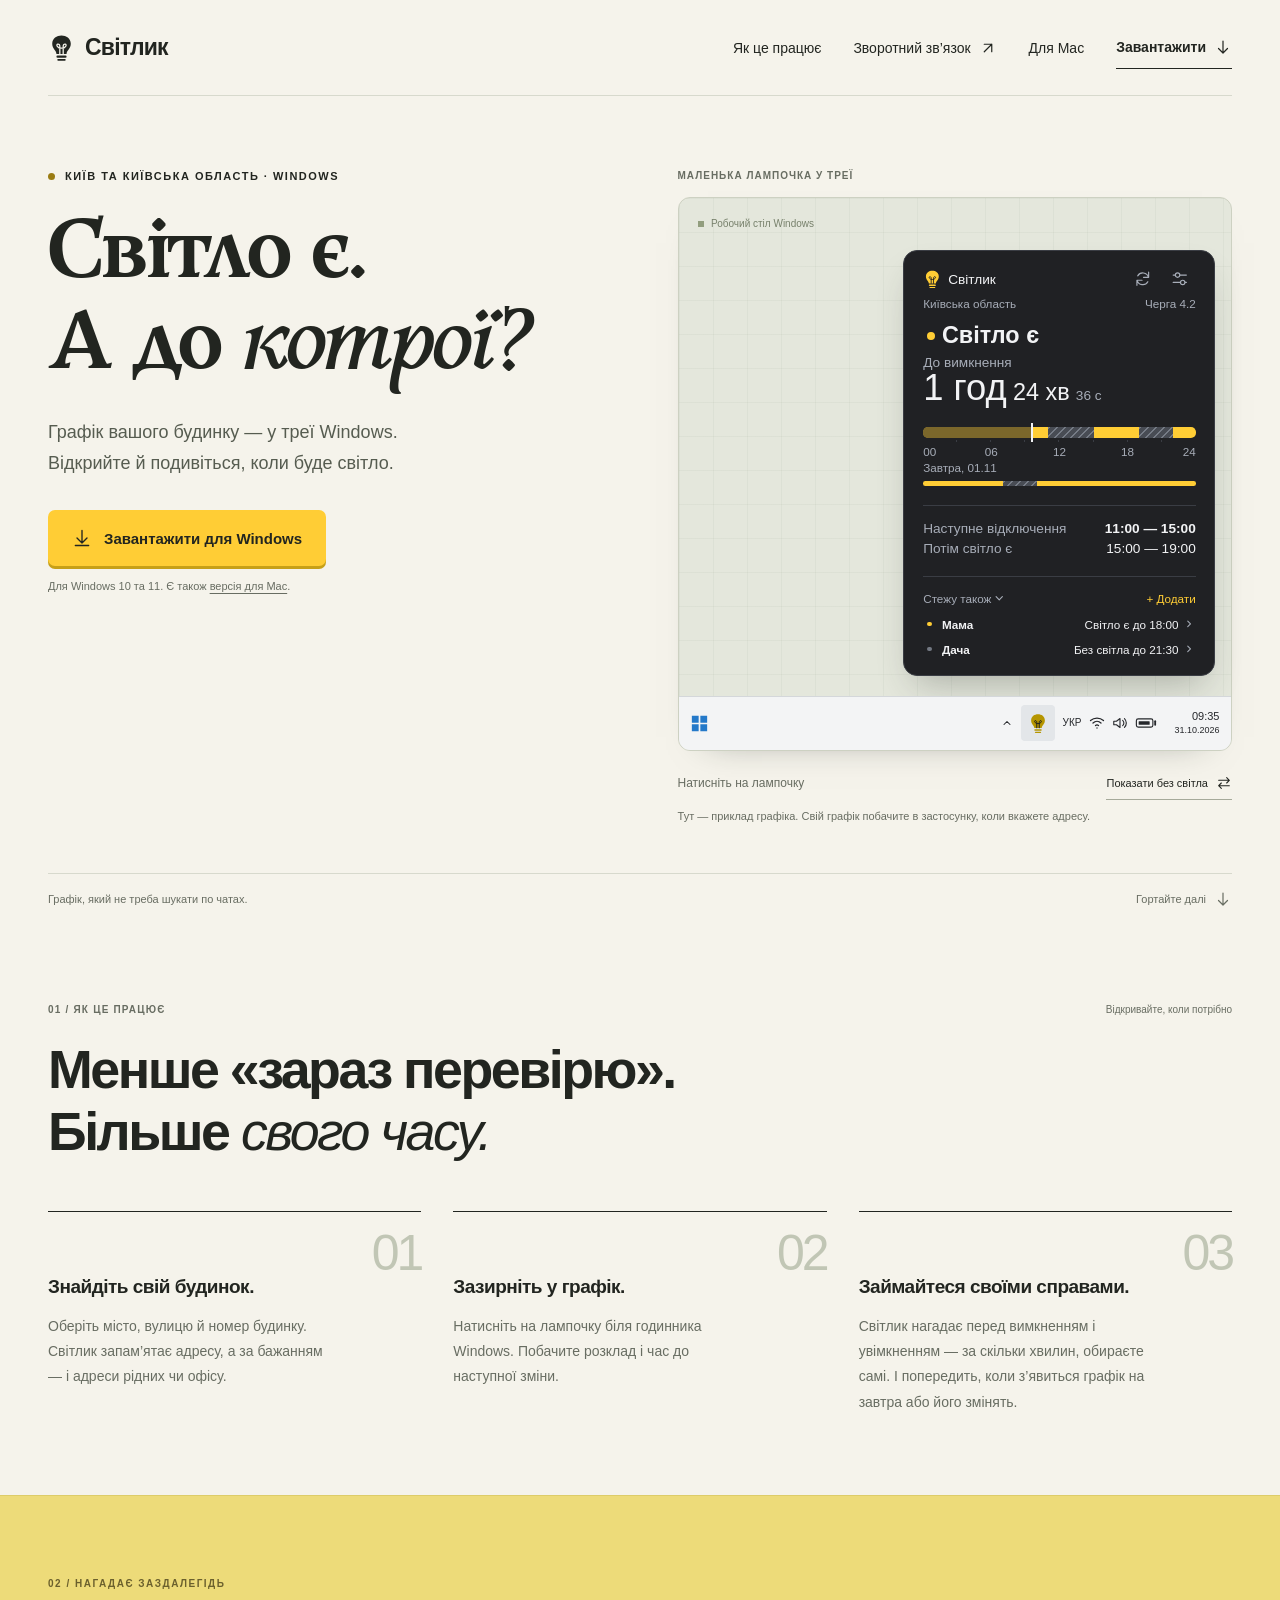
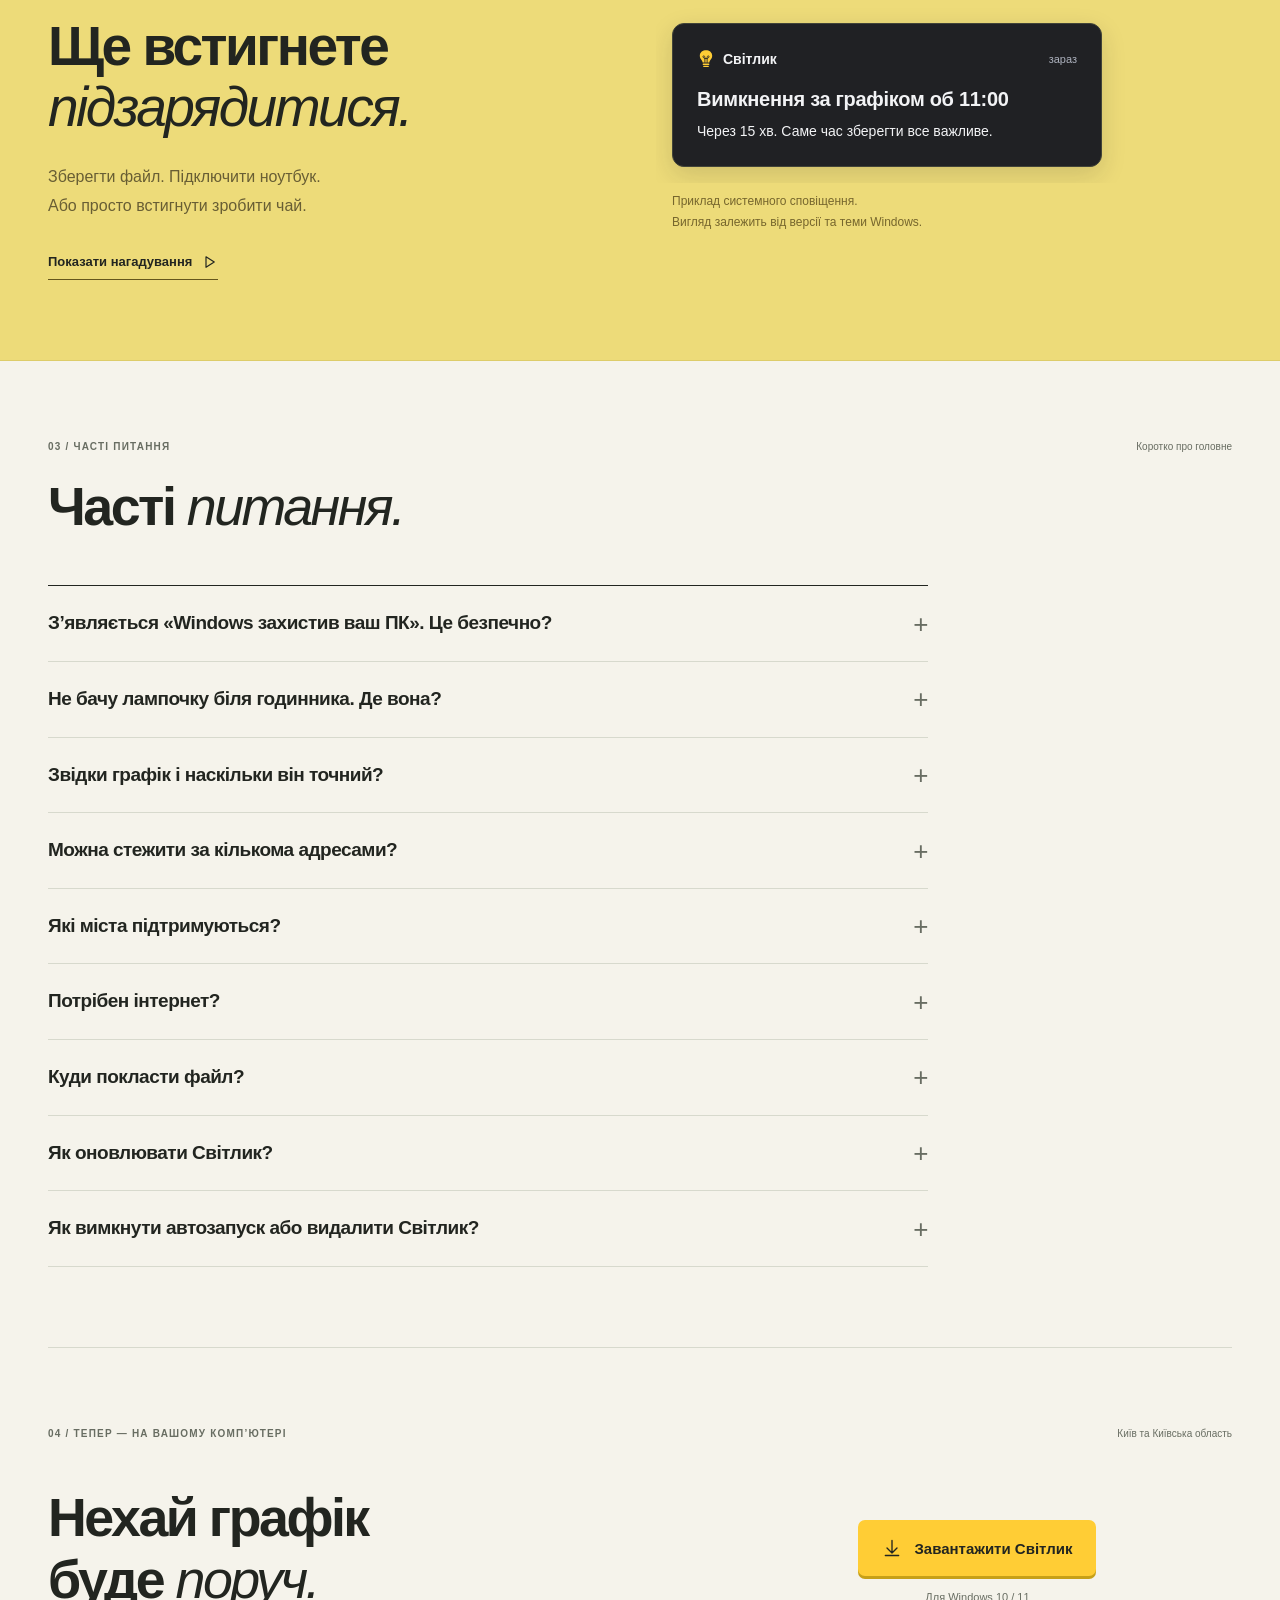
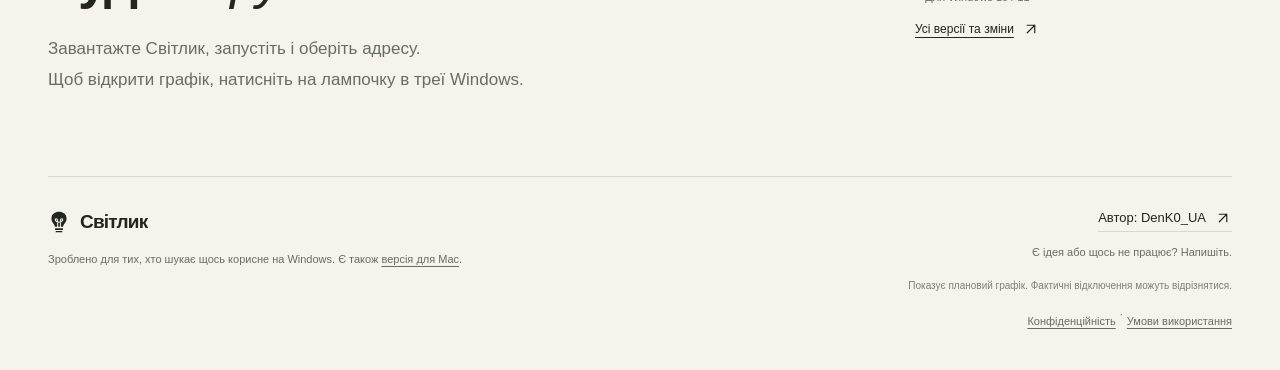
<file: index.html>
<!doctype html>
<html lang="uk">
<head>
  <meta charset="utf-8">
  <meta name="viewport" content="width=device-width, initial-scale=1">
  <meta name="theme-color" content="#f5f3eb" media="(prefers-color-scheme: light)">
  <meta name="theme-color" content="#202124" media="(prefers-color-scheme: dark)">
  <meta name="description" content="Світлик тримає графік відключень у треї Windows та нагадує перед зміною світла. Для Києва та Київської області.">
  <meta property="og:title" content="Світлик — світло є. А до котрої?">
  <meta property="og:description" content="Графік відключень, час до зміни та нагадування. Просто у треї Windows.">
  <meta property="og:type" content="website">
  <meta property="og:url" content="https://denk0-ua.github.io/Svitlyk/">
  <meta property="og:image" content="https://denk0-ua.github.io/Svitlyk/assets/preview.png">
  <meta property="og:image:alt" content="Світлик у світлій і темній темі Windows">
  <link rel="canonical" href="https://denk0-ua.github.io/Svitlyk/">
  <title>Світлик — світло є. А до котрої?</title>
  <link rel="icon" href="assets/bulb.svg" type="image/svg+xml">
  <link rel="preload" href="assets/fonts/Zakon-Bold.ttf" as="font" type="font/ttf" crossorigin>
  <link rel="stylesheet" href="site.css">
  <script async src="https://www.googletagmanager.com/gtag/js?id=G-LN29BEMHQQ"></script>
  <script>
    window.dataLayer = window.dataLayer || [];
    function gtag(){dataLayer.push(arguments);}
    gtag('js', new Date());
    gtag('config', 'G-LN29BEMHQQ');
  </script>
  <script src="site.js" defer></script>
</head>
<body>
  <svg class="symbols" aria-hidden="true"><defs><symbol id="bulb" viewBox="0 0 32 32"><path d="M10 23C10 19 5 17 5 11C5-2 27-2 27 11C27 17 22 19 22 23Z" fill="currentColor"/><rect x="10" y="25" width="12" height="2.5" rx="1.25" fill="currentColor"/><rect x="11" y="29" width="10" height="2" rx="1" fill="currentColor"/><path d="M14 23V14C14 10 9 11 11 14C13 17 19 17 21 14C23 11 18 10 18 14V23" fill="none" stroke="var(--filament,#202124)" stroke-width="1.5" stroke-linecap="round"/></symbol><symbol id="arrow" viewBox="0 0 24 24"><path d="M12 3v15m-6-6 6 6 6-6M4 21h16" fill="none" stroke="currentColor" stroke-width="1.6" stroke-linecap="round" stroke-linejoin="round"/></symbol><symbol id="icon-external" viewBox="0 0 24 24" fill="none" stroke="currentColor" stroke-width="1.6" stroke-linecap="round" stroke-linejoin="round"><path d="M7 17 17 7M7 7h10v10"/></symbol><symbol id="icon-down" viewBox="0 0 24 24" fill="none" stroke="currentColor" stroke-width="1.6" stroke-linecap="round" stroke-linejoin="round"><path d="M12 4v16m-6-6 6 6 6-6"/></symbol><symbol id="icon-swap" viewBox="0 0 24 24" fill="none" stroke="currentColor" stroke-width="1.6" stroke-linecap="round" stroke-linejoin="round"><path d="M4 8h16m-4-4 4 4-4 4M20 16H4m4-4-4 4 4 4"/></symbol><symbol id="icon-play" viewBox="0 0 24 24" fill="none" stroke="currentColor" stroke-width="1.6" stroke-linecap="round" stroke-linejoin="round"><path d="m8 5 11 7-11 7Z"/></symbol><symbol id="icon-check" viewBox="0 0 24 24" fill="none" stroke="currentColor" stroke-width="1.6" stroke-linecap="round" stroke-linejoin="round"><path d="m5 12 4 4L19 6"/></symbol><symbol id="icon-refresh" viewBox="0 0 24 24" fill="none" stroke="currentColor" stroke-width="1.6" stroke-linecap="round" stroke-linejoin="round"><path d="M20 5v6h-6M4 19v-6h6M5.8 8a7 7 0 0 1 11.6-3L20 8M4 16l2.6 3A7 7 0 0 0 18.2 16"/></symbol><symbol id="icon-sliders" viewBox="0 0 24 24" fill="none" stroke="currentColor" stroke-width="1.6" stroke-linecap="round" stroke-linejoin="round"><path d="M3 7h18M3 17h18"/><circle cx="9" cy="7" r="3" fill="var(--app)"/><circle cx="16" cy="17" r="3" fill="var(--app)"/></symbol><symbol id="app-refresh" viewBox="0 0 24 24" fill="none" stroke="currentColor" stroke-width="1.6" stroke-linecap="round" stroke-linejoin="round"><path d="M5.07 8A8 8 0 0 1 19.73 9.93M20 3v7h-7M18.93 16A8 8 0 0 1 4.27 14.07M4 21v-7h7"/></symbol></defs></svg>
  <a class="skip" href="#main">Перейти до змісту</a>
  <p class="other-os" hidden>У вас Mac? <a href="https://denk0-ua.github.io/Svitlyk-Mac/" data-analytics="navigation_click" data-location="banner" data-target="mac">Світлик для Mac — тут</a></p>
  <script>
    (function () {
      var platform = (navigator.userAgentData && navigator.userAgentData.platform) || navigator.platform || '';
      var touch = navigator.maxTouchPoints > 1;
      if (/Mac/i.test(platform) && !touch) document.currentScript.previousElementSibling.hidden = false;
    })();
  </script>
  <header class="header wrap">
    <a class="brand" href="#" data-analytics="navigation_click" data-location="header" data-target="top" aria-label="Світлик — на початок"><svg aria-hidden="true"><use href="#bulb"/></svg><span>Світлик</span></a>
    <nav aria-label="Основна навігація"><a class="nav-how" href="#how" data-analytics="navigation_click" data-location="header" data-target="how">Як це працює</a><a data-analytics="contact_click" data-location="header" class="nav-contact" href="https://t.me/DenK0_UA" target="_blank" rel="noopener">Зворотний зв’язок <svg class="icon" aria-hidden="true"><use href="#icon-external"/></svg></a><a data-analytics="navigation_click" data-location="header" data-target="mac" href="https://denk0-ua.github.io/Svitlyk-Mac/">Для Mac</a><a data-analytics="navigation_click" data-location="header" data-target="download" class="nav-download" href="#download">Завантажити <svg class="icon" aria-hidden="true"><use href="#icon-down"/></svg></a></nav>
  </header>

  <main id="main">
    <section data-section="hero" class="hero wrap" aria-labelledby="hero-title">
      <div class="hero-copy">
        <p class="eyebrow"><span class="status-dot"></span> КИЇВ ТА КИЇВСЬКА ОБЛАСТЬ · WINDOWS</p>
        <h1 id="hero-title">Світло є.<br>А до <em>котрої?</em></h1>
        <p class="hero-description">Графік вашого будинку — у треї Windows.<br class="desktop-break"> Відкрийте й подивіться, коли буде світло.</p>
        <a data-analytics="download_click" data-location="hero" class="download" href="https://github.com/DenK0-UA/Svitlyk/releases/latest/download/Svitlyk.exe"><svg aria-hidden="true"><use href="#arrow"/></svg><span>Завантажити для Windows</span></a>
        <p class="download-note">Для Windows 10 та 11. Є також <a class="mac-link" href="https://denk0-ua.github.io/Svitlyk-Mac/" data-analytics="navigation_click" data-location="hero" data-target="mac">версія для Mac</a>.</p>
        <p class="download-note download-hint" hidden>Windows попередив? Натисніть <span>«Докладніше» → «Виконати все одно»</span>.</p>
      </div>

      <div class="hero-demo">
        <div class="demo-heading"><span class="micro">МАЛЕНЬКА ЛАМПОЧКА У ТРЕЇ</span></div>
        <div class="desktop" id="desktop">
          <div class="desktop-label"><span class="little-square"></span> Робочий стіл Windows</div>
          <div class="app-popup is-open" id="app-popup" role="region" aria-label="Інтерактивний приклад Світлика">
            <div class="app-header"><span><svg aria-hidden="true"><use href="#bulb"/></svg> Світлик</span><span class="app-icons" aria-hidden="true"><svg class="icon" aria-hidden="true"><use href="#app-refresh"/></svg><svg class="icon" aria-hidden="true"><use href="#icon-sliders"/></svg></span></div>
            <div class="app-address"><span>Київська область</span><span>Черга 4.2</span></div>
            <h2 class="app-status"><i aria-hidden="true"></i><span id="demo-status">Світло є</span></h2>
            <p class="app-until" id="demo-until">До вимкнення</p>
            <p class="app-time"><span id="demo-hours">1 <small>год</small></span> <span id="demo-minutes">24 <small>хв</small></span> <span id="demo-seconds">36 с</span></p>
            <div class="app-timeline" id="demo-today" aria-hidden="true"><span class="timeline-off" style="left:45.83%;width:16.67%"></span><span class="timeline-off" style="left:79.17%;width:12.5%"></span><span class="timeline-past" id="timeline-past"></span><span class="timeline-marker" id="timeline-marker"></span></div>
<div class="timeline-ticks" aria-hidden="true"></div>
            <div class="timeline-hours" id="demo-today-label" aria-hidden="true"><span>00</span><span>06</span><span>12</span><span>18</span><span>24</span></div>
<div class="timeline-tomorrow" aria-hidden="true"><div class="timeline-hours" id="demo-tomorrow-label"><span>Завтра, 01.11</span></div><div class="app-timeline is-thin" id="demo-tomorrow"><span class="timeline-off" style="left:29.17%;width:12.5%"></span></div></div>
            <div class="app-detail"><span id="demo-next">Наступне відключення</span><strong>11:00 — 15:00</strong></div>
            <div class="app-detail"><span>Потім світло є</span><span>15:00 — 19:00</span></div>
            <div class="app-watch" id="demo-watch"><div class="app-watch-head"><button type="button" id="watch-toggle" aria-expanded="true" aria-controls="watch-rows">Стежу також<span class="watch-count"> · 2</span><svg class="watch-chevron" viewBox="0 0 16 16" aria-hidden="true"><path d="m4 6 4 4 4-4" fill="none" stroke="currentColor" stroke-width="1.5" stroke-linecap="round" stroke-linejoin="round"/></svg></button><span class="app-watch-add">+ Додати</span></div><ul class="app-watch-rows" id="watch-rows"><li><i class="is-on" aria-hidden="true"></i><b>Мама</b><span>Світло є до 18:00</span><svg class="watch-arrow" viewBox="0 0 8 10" aria-hidden="true"><path d="M2.25 1.5 5.75 5 2.25 8.5" fill="none" stroke="currentColor" stroke-width="1.4" stroke-linecap="round" stroke-linejoin="round"/></svg></li><li><i aria-hidden="true"></i><b>Дача</b><span>Без світла до 21:30</span><svg class="watch-arrow" viewBox="0 0 8 10" aria-hidden="true"><path d="M2.25 1.5 5.75 5 2.25 8.5" fill="none" stroke="currentColor" stroke-width="1.4" stroke-linecap="round" stroke-linejoin="round"/></svg></li></ul></div>
          </div>
          <div class="taskbar">
            <svg class="windows-mark" viewBox="0 0 20 20" aria-hidden="true"><path d="M1 1h8v8H1zm10 0h8v8h-8zM1 11h8v8H1zm10 0h8v8h-8z" fill="currentColor"/></svg>
            <div class="taskbar-right">
              <svg class="tray-chevron" viewBox="0 0 16 16" aria-hidden="true"><path d="m4 10 4-4 4 4" fill="none" stroke="currentColor" stroke-width="1.4" stroke-linecap="round" stroke-linejoin="round"/></svg>
              <button class="tray-bulb" id="tray-button" type="button" aria-expanded="true" aria-controls="app-popup" aria-describedby="tray-instruction" aria-label="Сховати приклад Світлика"><svg aria-hidden="true"><use href="#bulb"/></svg></button>
              <span class="system-language" aria-hidden="true">УКР</span>
              <span class="system-icons" aria-hidden="true">
                <svg viewBox="0 0 16 16"><path d="M1.5 5.5a10 10 0 0 1 13 0M4 8a6 6 0 0 1 8 0m-5.5 2.5a2.5 2.5 0 0 1 3 0"/><circle cx="8" cy="13" r=".7" fill="currentColor" stroke="none"/></svg>
                <svg viewBox="0 0 18 16"><path d="M2 6h3l4-3v10l-4-3H2V6Zm10-1a4 4 0 0 1 0 6m2-8a7 7 0 0 1 0 10"/></svg>
                <svg class="battery-icon" viewBox="0 0 24 16"><rect x="1.5" y="3.5" width="18" height="9" rx="2"/><path d="M22 6v4" stroke-width="2"/><rect x="4" y="6" width="12" height="4" rx=".6" fill="currentColor" stroke="none"/></svg>
              </span>
              <span class="clock-block"><time class="system-clock" id="system-clock">09:35</time><span class="system-date">31.10.2026</span></span>
            </div>
          </div>
        </div>
        <div class="demo-controls"><span class="micro" id="tray-instruction">Натисніть на лампочку</span><button type="button" id="state-switch" aria-pressed="false"><span class="button-label">Показати без світла</span><svg class="icon" aria-hidden="true"><use href="#icon-swap"/></svg></button></div>
        <p class="demo-note" id="demo-note" aria-live="polite">Тут — приклад графіка. Свій графік побачите в застосунку, коли вкажете адресу.</p>
      </div>
      <div class="hero-bottom"><span>Графік, який не треба шукати по чатах.</span><a href="#how" data-analytics="navigation_click" data-location="hero" data-target="how" aria-label="Дізнатися, як це працює">Гортайте далі <svg class="icon" aria-hidden="true"><use href="#icon-down"/></svg></a></div>
    </section>

    <section data-section="how" class="how wrap" id="how" aria-labelledby="how-title">
      <div class="section-label reveal"><span>01 / ЯК ЦЕ ПРАЦЮЄ</span><span>Відкривайте, коли потрібно</span></div>
      <h2 class="section-title reveal" id="how-title">Менше «зараз перевірю».<br>Більше <em>свого часу.</em></h2>
      <div class="steps">
        <article class="step reveal"><span class="step-number" aria-hidden="true">01</span><h3>Знайдіть свій будинок.</h3><p>Оберіть місто, вулицю й номер будинку. Світлик запам’ятає адресу, а за бажанням — і адреси рідних чи офісу.</p></article>
        <article class="step reveal"><span class="step-number" aria-hidden="true">02</span><h3>Зазирніть у графік.</h3><p>Натисніть на лампочку біля годинника Windows. Побачите розклад і час до наступної зміни.</p></article>
        <article class="step reveal"><span class="step-number" aria-hidden="true">03</span><h3>Займайтеся своїми справами.</h3><p>Світлик нагадає перед вимкненням і увімкненням — за скільки хвилин, обираєте самі. І попередить, коли з’явиться графік на завтра або його змінять.</p></article>
      </div>
    </section>

    <section data-section="reminder" class="reminder-section" aria-labelledby="reminder-title">
      <div class="reminder wrap">
        <div class="reminder-copy reveal"><p class="eyebrow">02 / НАГАДАЄ ЗАЗДАЛЕГІДЬ</p><h2 id="reminder-title">Ще встигнете<br><em>підзарядитися.</em></h2><p>Зберегти файл. Підключити ноутбук.<br>Або просто встигнути зробити чай.</p><button class="text-button" type="button" id="reminder-button"><span class="button-label">Показати нагадування</span><svg class="icon" aria-hidden="true"><use href="#icon-play"/></svg></button></div>
        <div class="reminder-scene reveal">
          <div class="notification-stage"><div class="notification" id="notification" role="status" aria-live="polite"><div class="notification-top"><span><svg aria-hidden="true"><use href="#bulb"/></svg> Світлик</span><span>зараз</span></div><h3>Вимкнення за графіком об 11:00</h3><p>Через 15 хв. Саме час зберегти все важливе.</p></div></div>
          <div class="reminder-caption"><p>Приклад системного сповіщення.<br>Вигляд залежить від версії та теми Windows.</p></div>
        </div>
      </div>
    </section>

    <section data-section="faq" class="faq wrap" id="faq" aria-labelledby="faq-title">
      <div class="section-label reveal"><span>03 / ЧАСТІ ПИТАННЯ</span><span>Коротко про головне</span></div>
      <h2 class="section-title reveal" id="faq-title">Часті <em>питання.</em></h2>
      <div class="faq-list reveal"><details data-question="smartscreen"><summary>З’являється «Windows захистив ваш ПК». Це безпечно?</summary><p>Так. Windows показує це вікно для нових програм без платного підпису видавця. Натисніть <span class="nowrap">«Докладніше» → «Виконати все одно»</span>.</p></details><details data-question="tray"><summary>Не бачу лампочку біля годинника. Де вона?</summary><p>Windows ховає нові значки під стрілку <span class="nowrap">«^»</span> біля годинника — лампочка там. Перетягніть її звідти на панель завдань, і вона завжди буде на видноті.</p></details><details data-question="source"><summary>Звідки графік і наскільки він точний?</summary><p>Світлик показує плановий графік для вашої черги з відкритих джерел, а щойно опублікують графік на завтра — і його. Насправді світло часто вимикають і вмикають на кілька хвилин пізніше, а буває, що й інакше, ніж за планом. Тому Світлик ще й перевіряє на сайті ДТЕК вашу адресу: якщо там внесли аварійне чи екстрене відключення, покаже його й орієнтовний час відновлення. ДТЕК вносить такі відключення із затримкою до 15 хвилин. Про зміни графіка й аварійні відключення Світлик попередить.</p></details><details data-question="addresses"><summary>Можна стежити за кількома адресами?</summary><p>Так. У налаштуваннях на вкладці «Адреси» додайте адресу рідних, офісу чи дачі й назвіть її як зручно. Її графік з’явиться в панелі в блоці «Стежу також», а нагадування для неї вмикаються окремо.</p></details><details data-question="regions"><summary>Які міста підтримуються?</summary><p>Поки Київ і Київська область. Інші області з’являться згодом.</p></details><details data-question="internet"><summary>Потрібен інтернет?</summary><p>Так, щоб оновлювати графік. Якщо мережа зникла, Світлик покаже останній відомий графік і чесно позначить, станом на котру він годину.</p></details><details data-question="location"><summary>Куди покласти файл?</summary><p>Будь-куди, наприклад у «Документи». Переносити можна: автозапуск підлаштується сам. Тільки не в Program Files, бо звідти Світлик не зможе оновлюватися.</p></details><details data-question="updates"><summary>Як оновлювати Світлик?</summary><p>Нічого робити не треба: нова версія встановиться сама, тихо й без вікон. Налаштування зберігаються.</p></details><details data-question="remove"><summary>Як вимкнути автозапуск або видалити Світлик?</summary><p>Автозапуск вимикається в налаштуваннях. Щоб прибрати програму повністю, вимкніть цей перемикач, закрийте її (правий клік на лампочці → «Вийти») і видаліть <code>Svitlyk.exe</code>. Налаштування лежать у папці <code>%LOCALAPPDATA%\Svitlyk</code> — її теж можна стерти.</p></details></div>
    </section>

    <section data-section="download" class="download-section wrap" id="download" aria-labelledby="download-title">
      <div class="section-label reveal"><span>04 / ТЕПЕР — НА ВАШОМУ КОМП’ЮТЕРІ</span><span>Київ та Київська область</span></div>
      <div class="download-content"><div class="reveal"><h2 class="section-title" id="download-title">Нехай графік<br>буде <em>поруч.</em></h2><p>Завантажте Світлик, запустіть і оберіть адресу.<br>Щоб відкрити графік, натисніть на лампочку в треї Windows.</p></div><div class="download-action reveal"><a data-analytics="download_click" data-location="download" class="download" href="https://github.com/DenK0-UA/Svitlyk/releases/latest/download/Svitlyk.exe"><svg aria-hidden="true"><use href="#arrow"/></svg><span>Завантажити Світлик</span></a><p class="download-note">Для Windows 10 / 11</p><p class="download-note download-hint" hidden>Windows попередив? Натисніть <span>«Докладніше» → «Виконати все одно»</span>.</p><a data-analytics="releases_click" data-location="download" class="versions" href="https://github.com/DenK0-UA/Svitlyk/releases">Усі версії та зміни <svg class="icon" aria-hidden="true"><use href="#icon-external"/></svg></a></div></div>
    </section>
  </main>

  <footer class="footer wrap"><div><a data-analytics="navigation_click" data-location="footer" data-target="top" class="brand" href="#"><svg aria-hidden="true"><use href="#bulb"/></svg><span>Світлик</span></a><p>Зроблено для тих, хто шукає щось корисне на Windows. Є також <a class="mac-link" href="https://denk0-ua.github.io/Svitlyk-Mac/" data-analytics="navigation_click" data-location="footer" data-target="mac">версія для Mac</a>.</p></div><div class="footer-right"><a data-analytics="contact_click" data-location="footer" href="https://t.me/DenK0_UA" target="_blank" rel="noopener">Автор: DenK0_UA <svg class="icon" aria-hidden="true"><use href="#icon-external"/></svg></a><p>Є ідея або щось не працює? Напишіть.</p><small>Показує плановий графік. Фактичні відключення можуть відрізнятися.</small><p class="footer-legal"><a href="privacy.html">Конфіденційність</a><span aria-hidden="true"> · </span><a href="terms.html">Умови використання</a></p></div></footer>
</body>
</html>
</file>
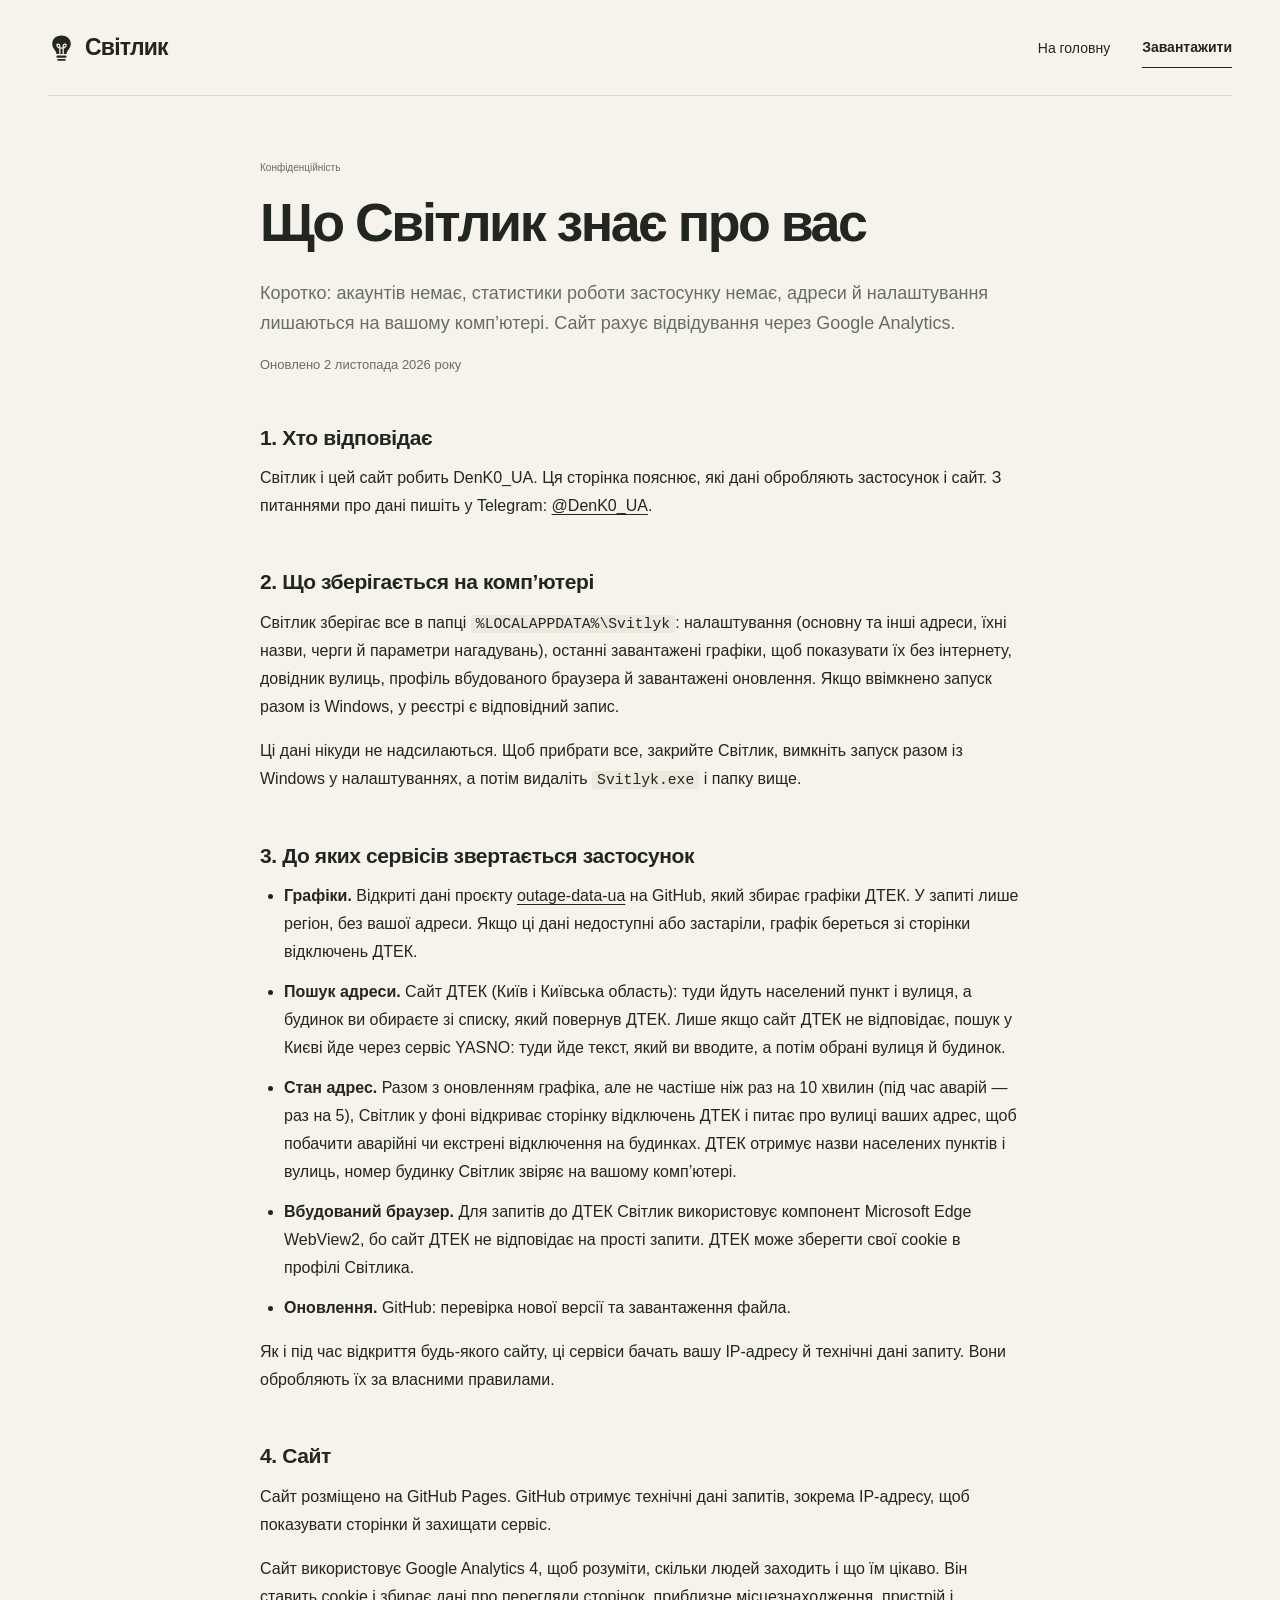
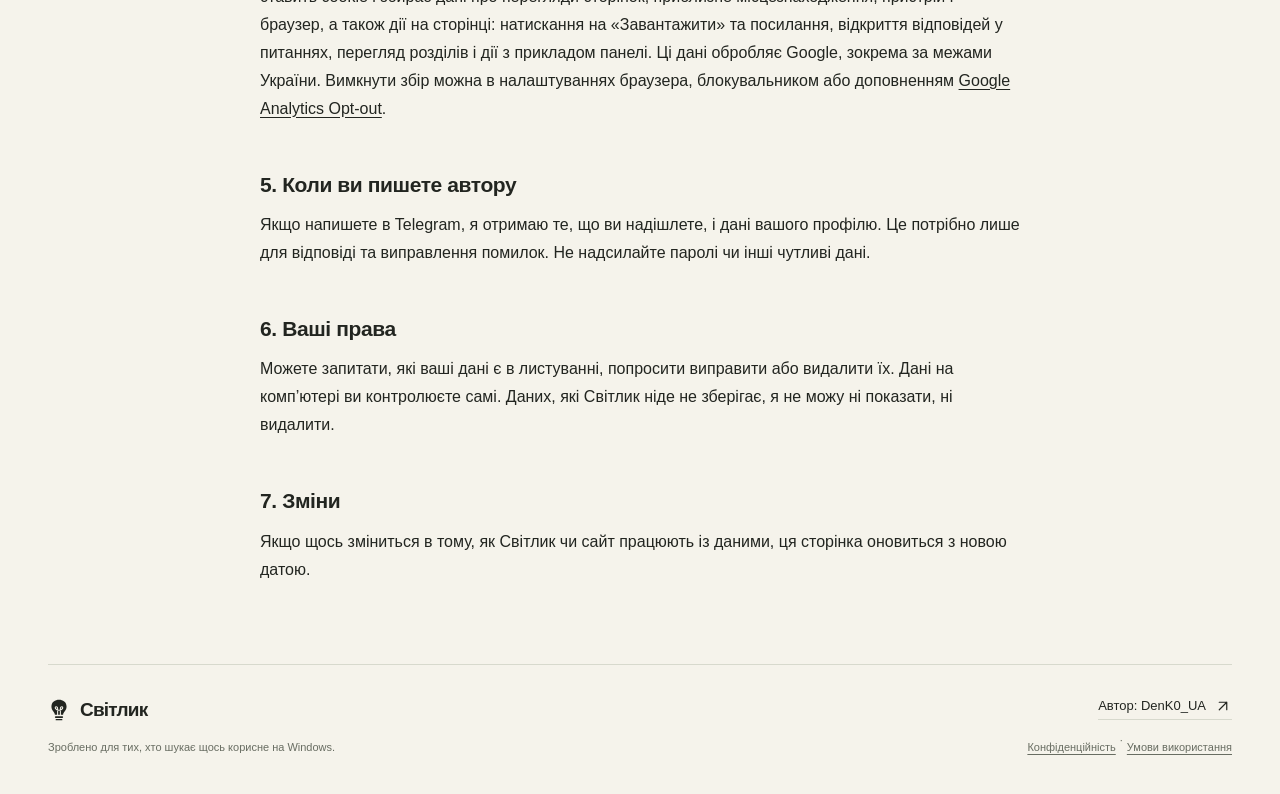
<file: privacy.html>
<!doctype html>
<html lang="uk">
<head>
  <meta charset="utf-8">
  <meta name="viewport" content="width=device-width, initial-scale=1">
  <meta name="theme-color" content="#f5f3eb" media="(prefers-color-scheme: light)">
  <meta name="theme-color" content="#202124" media="(prefers-color-scheme: dark)">
  <meta name="description" content="Які дані обробляють застосунок Світлик і його сайт.">
  <link rel="canonical" href="https://denk0-ua.github.io/Svitlyk/privacy.html">
  <title>Конфіденційність — Світлик</title>
  <link rel="icon" href="assets/bulb.svg" type="image/svg+xml">
  <link rel="stylesheet" href="site.css">
  <script async src="https://www.googletagmanager.com/gtag/js?id=G-LN29BEMHQQ"></script>
  <script>
    window.dataLayer = window.dataLayer || [];
    function gtag(){dataLayer.push(arguments);}
    gtag('js', new Date());
    gtag('config', 'G-LN29BEMHQQ');
  </script>
</head>
<body>
  <svg class="symbols" aria-hidden="true"><defs><symbol id="bulb" viewBox="0 0 32 32"><path d="M10 23C10 19 5 17 5 11C5-2 27-2 27 11C27 17 22 19 22 23Z" fill="currentColor"/><rect x="10" y="25" width="12" height="2.5" rx="1.25" fill="currentColor"/><rect x="11" y="29" width="10" height="2" rx="1" fill="currentColor"/><path d="M14 23V14C14 10 9 11 11 14C13 17 19 17 21 14C23 11 18 10 18 14V23" fill="none" stroke="var(--filament,#202124)" stroke-width="1.5" stroke-linecap="round"/></symbol><symbol id="icon-external" viewBox="0 0 24 24" fill="none" stroke="currentColor" stroke-width="1.6" stroke-linecap="round" stroke-linejoin="round"><path d="M7 17 17 7M7 7h10v10"/></symbol></defs></svg>
  <a class="skip" href="#main">Перейти до змісту</a>
  <header class="header wrap">
    <a class="brand" href="./" aria-label="Світлик — на головну"><svg aria-hidden="true"><use href="#bulb"/></svg><span>Світлик</span></a>
    <nav aria-label="Основна навігація"><a href="./">На головну</a><a class="nav-download" href="https://github.com/DenK0-UA/Svitlyk/releases/latest/download/Svitlyk.exe">Завантажити</a></nav>
  </header>
  <main id="main" class="legal wrap">
    <p class="section-label"><span>Конфіденційність</span></p>
    <h1 class="section-title">Що Світлик знає про&nbsp;вас</h1>
    <p class="legal-lead">Коротко: акаунтів немає, статистики роботи застосунку немає, адреси й налаштування лишаються на вашому комп’ютері. Сайт рахує відвідування через Google Analytics.</p>
    <p class="legal-date">Оновлено 2 листопада 2026 року</p>

    <h2>1. Хто відповідає</h2>
    <p>Світлик і цей сайт робить DenK0_UA. Ця сторінка пояснює, які дані обробляють застосунок і сайт. З питаннями про дані пишіть у Telegram: <a href="https://t.me/DenK0_UA" target="_blank" rel="noopener">@DenK0_UA</a>.</p>

    <h2>2. Що зберігається на комп’ютері</h2>
    <p>Світлик зберігає все в папці <code>%LOCALAPPDATA%\Svitlyk</code>: налаштування (основну та інші адреси, їхні назви, черги й параметри нагадувань), останні завантажені графіки, щоб показувати їх без інтернету, довідник вулиць, профіль вбудованого браузера й завантажені оновлення. Якщо ввімкнено запуск разом із Windows, у реєстрі є відповідний запис.</p>
    <p>Ці дані нікуди не надсилаються. Щоб прибрати все, закрийте Світлик, вимкніть запуск разом із Windows у налаштуваннях, а потім видаліть <code>Svitlyk.exe</code> і папку вище.</p>

    <h2>3. До яких сервісів звертається застосунок</h2>
    <ul>
      <li><strong>Графіки.</strong> Відкриті дані проєкту <a href="https://github.com/Baskerville42/outage-data-ua" target="_blank" rel="noopener">outage-data-ua</a> на GitHub, який збирає графіки ДТЕК. У запиті лише регіон, без вашої адреси. Якщо ці дані недоступні або застаріли, графік береться зі сторінки відключень ДТЕК.</li>
      <li><strong>Пошук адреси.</strong> Сайт ДТЕК (Київ і Київська область): туди йдуть населений пункт і вулиця, а будинок ви обираєте зі списку, який повернув ДТЕК. Лише якщо сайт ДТЕК не відповідає, пошук у Києві йде через сервіс YASNO: туди йде текст, який ви вводите, а потім обрані вулиця й будинок.</li>
      <li><strong>Стан адрес.</strong> Разом з оновленням графіка, але не частіше ніж раз на 10 хвилин (під час аварій — раз на 5), Світлик у фоні відкриває сторінку відключень ДТЕК і питає про вулиці ваших адрес, щоб побачити аварійні чи екстрені відключення на будинках. ДТЕК отримує назви населених пунктів і вулиць, номер будинку Світлик звіряє на вашому комп’ютері.</li>
      <li><strong>Вбудований браузер.</strong> Для запитів до ДТЕК Світлик використовує компонент Microsoft Edge WebView2, бо сайт ДТЕК не відповідає на прості запити. ДТЕК може зберегти свої cookie в профілі Світлика.</li>
      <li><strong>Оновлення.</strong> GitHub: перевірка нової версії та завантаження файла.</li>
    </ul>
    <p>Як і під час відкриття будь-якого сайту, ці сервіси бачать вашу IP-адресу й технічні дані запиту. Вони обробляють їх за власними правилами.</p>

    <h2>4. Сайт</h2>
    <p>Сайт розміщено на GitHub Pages. GitHub отримує технічні дані запитів, зокрема IP-адресу, щоб показувати сторінки й захищати сервіс.</p>
    <p>Сайт використовує Google Analytics 4, щоб розуміти, скільки людей заходить і що їм цікаво. Він ставить cookie і збирає дані про перегляди сторінок, приблизне місцезнаходження, пристрій і браузер, а також дії на сторінці: натискання на «Завантажити» та посилання, відкриття відповідей у питаннях, перегляд розділів і дії з прикладом панелі. Ці дані обробляє Google, зокрема за межами України. Вимкнути збір можна в налаштуваннях браузера, блокувальником або доповненням <a href="https://tools.google.com/dlpage/gaoptout" target="_blank" rel="noopener">Google Analytics Opt-out</a>.</p>

    <h2>5. Коли ви пишете автору</h2>
    <p>Якщо напишете в Telegram, я отримаю те, що ви надішлете, і дані вашого профілю. Це потрібно лише для відповіді та виправлення помилок. Не надсилайте паролі чи інші чутливі дані.</p>

    <h2>6. Ваші права</h2>
    <p>Можете запитати, які ваші дані є в листуванні, попросити виправити або видалити їх. Дані на комп’ютері ви контролюєте самі. Даних, які Світлик ніде не зберігає, я не можу ні показати, ні видалити.</p>

    <h2>7. Зміни</h2>
    <p>Якщо щось зміниться в тому, як Світлик чи сайт працюють із даними, ця сторінка оновиться з новою датою.</p>
  </main>
  <footer class="footer wrap"><div><a class="brand" href="./"><svg aria-hidden="true"><use href="#bulb"/></svg><span>Світлик</span></a><p>Зроблено для тих, хто шукає щось корисне на Windows.</p></div><div class="footer-right"><a href="https://t.me/DenK0_UA" target="_blank" rel="noopener">Автор: DenK0_UA <svg class="icon" aria-hidden="true"><use href="#icon-external"/></svg></a><p class="footer-legal"><a href="privacy.html">Конфіденційність</a><span aria-hidden="true"> · </span><a href="terms.html">Умови використання</a></p></div></footer>
</body>
</html>
</file>
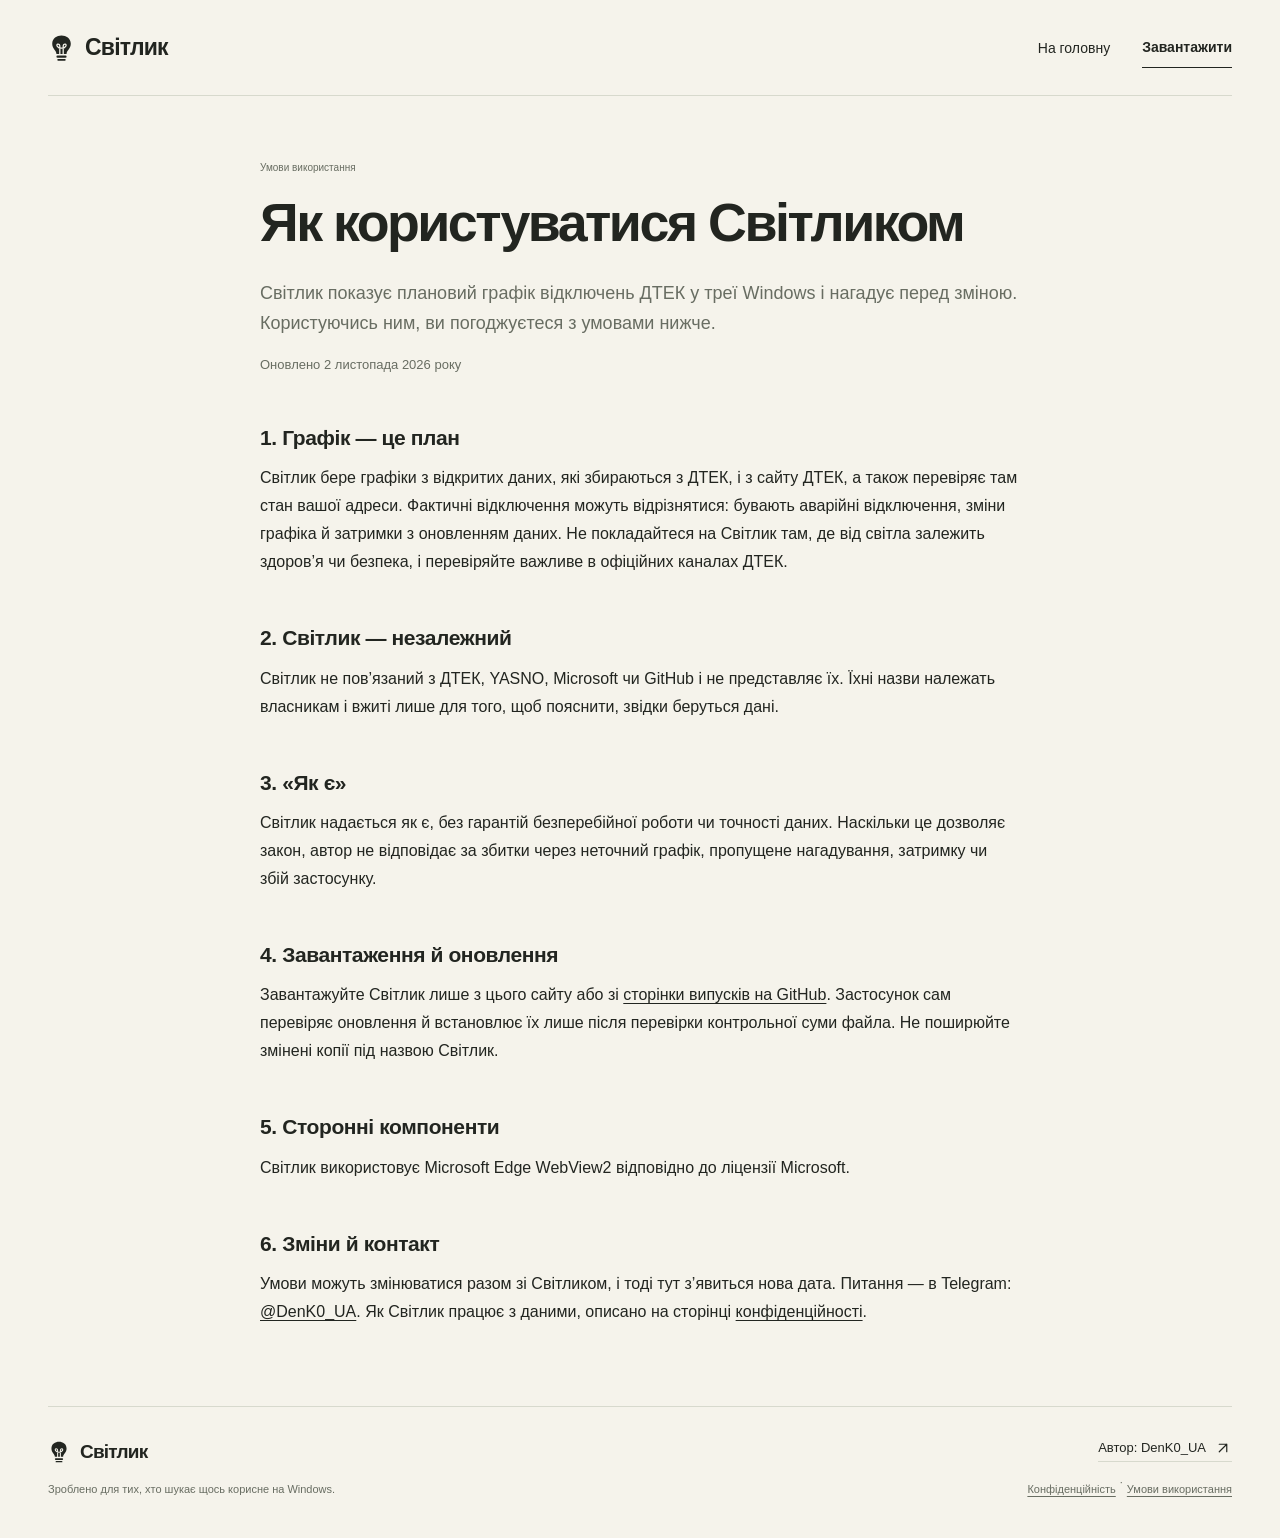
<file: terms.html>
<!doctype html>
<html lang="uk">
<head>
  <meta charset="utf-8">
  <meta name="viewport" content="width=device-width, initial-scale=1">
  <meta name="theme-color" content="#f5f3eb" media="(prefers-color-scheme: light)">
  <meta name="theme-color" content="#202124" media="(prefers-color-scheme: dark)">
  <meta name="description" content="Умови використання застосунку Світлик.">
  <link rel="canonical" href="https://denk0-ua.github.io/Svitlyk/terms.html">
  <title>Умови використання — Світлик</title>
  <link rel="icon" href="assets/bulb.svg" type="image/svg+xml">
  <link rel="stylesheet" href="site.css">
  <script async src="https://www.googletagmanager.com/gtag/js?id=G-LN29BEMHQQ"></script>
  <script>
    window.dataLayer = window.dataLayer || [];
    function gtag(){dataLayer.push(arguments);}
    gtag('js', new Date());
    gtag('config', 'G-LN29BEMHQQ');
  </script>
</head>
<body>
  <svg class="symbols" aria-hidden="true"><defs><symbol id="bulb" viewBox="0 0 32 32"><path d="M10 23C10 19 5 17 5 11C5-2 27-2 27 11C27 17 22 19 22 23Z" fill="currentColor"/><rect x="10" y="25" width="12" height="2.5" rx="1.25" fill="currentColor"/><rect x="11" y="29" width="10" height="2" rx="1" fill="currentColor"/><path d="M14 23V14C14 10 9 11 11 14C13 17 19 17 21 14C23 11 18 10 18 14V23" fill="none" stroke="var(--filament,#202124)" stroke-width="1.5" stroke-linecap="round"/></symbol><symbol id="icon-external" viewBox="0 0 24 24" fill="none" stroke="currentColor" stroke-width="1.6" stroke-linecap="round" stroke-linejoin="round"><path d="M7 17 17 7M7 7h10v10"/></symbol></defs></svg>
  <a class="skip" href="#main">Перейти до змісту</a>
  <header class="header wrap">
    <a class="brand" href="./" aria-label="Світлик — на головну"><svg aria-hidden="true"><use href="#bulb"/></svg><span>Світлик</span></a>
    <nav aria-label="Основна навігація"><a href="./">На головну</a><a class="nav-download" href="https://github.com/DenK0-UA/Svitlyk/releases/latest/download/Svitlyk.exe">Завантажити</a></nav>
  </header>
  <main id="main" class="legal wrap">
    <p class="section-label"><span>Умови використання</span></p>
    <h1 class="section-title">Як користуватися Світликом</h1>
    <p class="legal-lead">Світлик показує плановий графік відключень ДТЕК у треї Windows і нагадує перед зміною. Користуючись ним, ви погоджуєтеся з умовами нижче.</p>
    <p class="legal-date">Оновлено 2 листопада 2026 року</p>

    <h2>1. Графік — це план</h2>
    <p>Світлик бере графіки з відкритих даних, які збираються з ДТЕК, і з сайту ДТЕК, а також перевіряє там стан вашої адреси. Фактичні відключення можуть відрізнятися: бувають аварійні відключення, зміни графіка й затримки з оновленням даних. Не покладайтеся на Світлик там, де від світла залежить здоров’я чи безпека, і перевіряйте важливе в офіційних каналах ДТЕК.</p>

    <h2>2. Світлик — незалежний</h2>
    <p>Світлик не пов’язаний з ДТЕК, YASNO, Microsoft чи GitHub і не представляє їх. Їхні назви належать власникам і вжиті лише для того, щоб пояснити, звідки беруться дані.</p>

    <h2>3. «Як є»</h2>
    <p>Світлик надається як є, без гарантій безперебійної роботи чи точності даних. Наскільки це дозволяє закон, автор не відповідає за збитки через неточний графік, пропущене нагадування, затримку чи збій застосунку.</p>

    <h2>4. Завантаження й оновлення</h2>
    <p>Завантажуйте Світлик лише з цього сайту або зі <a href="https://github.com/DenK0-UA/Svitlyk/releases" target="_blank" rel="noopener">сторінки випусків на GitHub</a>. Застосунок сам перевіряє оновлення й встановлює їх лише після перевірки контрольної суми файла. Не поширюйте змінені копії під назвою Світлик.</p>

    <h2>5. Сторонні компоненти</h2>
    <p>Світлик використовує Microsoft Edge WebView2 відповідно до ліцензії Microsoft.</p>

    <h2>6. Зміни й контакт</h2>
    <p>Умови можуть змінюватися разом зі Світликом, і тоді тут з’явиться нова дата. Питання — в Telegram: <a href="https://t.me/DenK0_UA" target="_blank" rel="noopener">@DenK0_UA</a>. Як Світлик працює з даними, описано на сторінці <a href="privacy.html">конфіденційності</a>.</p>
  </main>
  <footer class="footer wrap"><div><a class="brand" href="./"><svg aria-hidden="true"><use href="#bulb"/></svg><span>Світлик</span></a><p>Зроблено для тих, хто шукає щось корисне на Windows.</p></div><div class="footer-right"><a href="https://t.me/DenK0_UA" target="_blank" rel="noopener">Автор: DenK0_UA <svg class="icon" aria-hidden="true"><use href="#icon-external"/></svg></a><p class="footer-legal"><a href="privacy.html">Конфіденційність</a><span aria-hidden="true"> · </span><a href="terms.html">Умови використання</a></p></div></footer>
</body>
</html>
</file>
<file: site.css>
@font-face{font-family:Zakon;src:url('assets/fonts/Zakon-Regular.ttf') format('truetype');font-style:normal;font-weight:400;font-display:swap}
@font-face{font-family:Zakon;src:url('assets/fonts/Zakon-Italic.ttf') format('truetype');font-style:italic;font-weight:400;font-display:swap}
@font-face{font-family:Zakon;src:url('assets/fonts/Zakon-Bold.ttf') format('truetype');font-style:normal;font-weight:700;font-display:swap}
:root{--space-1:4px;--space-2:8px;--space-3:12px;--space-4:16px;--space-6:24px;--space-8:32px;--space-10:40px;--space-12:48px;--space-16:64px;--page-gutter:48px;--section-space:80px;--column-space:64px;--paper:#f5f3eb;--ink:#222520;--muted:#686d62;--line:#d7d9cd;--yellow:#ffd43b;--app:#202124;--app-text:#f2f3f5;--app-muted:#adb2be;--app-line:#3c3e44;--ease:cubic-bezier(.22,1,.36,1)}
*{box-sizing:border-box}html{scroll-behavior:smooth;scroll-padding-top:24px}body{margin:0;color:var(--ink);background:var(--paper);font-family:"Segoe UI",Arial,sans-serif;-webkit-font-smoothing:antialiased}a{color:inherit;text-decoration:none}button{font:inherit;color:inherit;cursor:pointer}button,a{-webkit-tap-highlight-color:transparent}button{border:0}button:focus-visible,a:focus-visible{outline:3px solid #927200;outline-offset:6px}svg{display:block}p,h1,h2,h3{margin:0}p{line-height:1.6}button:disabled{cursor:default}.symbols{position:absolute;width:0;height:0;overflow:hidden}.wrap{margin-inline:auto}.skip{position:fixed;z-index:100;left:12px;top:-70px;background:var(--yellow);padding:12px 20px}.skip:focus{top:12px}.header{display:flex;align-items:center;justify-content:space-between;border-bottom:1px solid var(--line)}.brand{display:inline-flex;gap:10px;align-items:center;font-size:23px;font-weight:650;letter-spacing:-.8px}.brand svg{width:27px;height:34px;color:var(--ink);--filament:var(--paper)}nav{display:flex;align-items:center;font-size:14px}nav a{padding-block:12px}nav a:hover,.versions:hover{color:#8b6b00}.nav-download{border-bottom:1px solid var(--ink);font-weight:600}.hero{position:relative;display:grid;grid-template-columns:1.02fr 1fr}.eyebrow,.micro,.section-label{font-size:11px;letter-spacing:1.5px;font-weight:600}.eyebrow{display:flex;align-items:center;gap:10px}.status-dot{height:7px;width:7px;border-radius:50%;background:#9a7c13;flex-shrink:0}.hero h1{font-size:clamp(65px,6.4vw,92px);line-height:1.06;letter-spacing:-5px;font-weight:650;white-space:nowrap}em{font-family:Georgia,"Times New Roman",serif;font-weight:400;letter-spacing:-.055em}.hero-description{font-size:18px;color:#565c50;line-height:1.7}.download{display:inline-flex;justify-content:center;align-items:center;background:var(--yellow);border-radius:7px;font-size:15px;font-weight:650;box-shadow:0 3px 0 #c7a017;transition:transform .22s var(--ease),box-shadow .22s var(--ease),background .22s}.download svg{width:21px;height:21px;flex-shrink:0}.download:hover{transform:translateY(-3px);box-shadow:0 6px 0 #c7a017;background:#ffdb58}.download:active{transform:translateY(2px);box-shadow:0 1px 0 #c7a017}.download-note{font-size:11px;color:var(--muted)}.hero-demo{padding-top:2px;min-width:0;position:relative}.demo-heading{display:flex;align-items:center;justify-content:space-between;color:var(--muted)}.demo-heading .micro{font-size:10px;letter-spacing:1px}.desktop{position:relative;height:400px;border:1px solid #cdd1c2;border-radius:12px;background-color:#e4e7dc;background-image:linear-gradient(#b8c1b02a 1px,transparent 1px),linear-gradient(90deg,#b8c1b02a 1px,transparent 1px);background-size:34px 34px;box-shadow:0 16px 35px -30px #20252080;isolation:isolate}.desktop-label{position:absolute;top:20px;left:19px;display:flex;gap:7px;align-items:center;font-size:10px;color:#77806b}.little-square{width:6px;height:6px;background:#929e7e}.app-popup{position:absolute;bottom:64px;right:16px;width:312px;border:1px solid var(--app-line);border-radius:15px;padding:20px;background:var(--app);color:var(--app-text);box-shadow:0 18px 36px -12px #2b302950;opacity:0;transform:translateY(14px) scale(.98);transform-origin:bottom right;visibility:hidden;transition:opacity .24s var(--ease),transform .35s var(--ease),visibility .3s}.app-popup.is-open{opacity:1;transform:translateY(0) scale(1);visibility:visible}.app-header{display:flex;align-items:center;justify-content:space-between;font-size:13px}.app-header>span:first-child{display:flex;align-items:center;gap:8px}.app-header svg{width:19px;height:22px;color:var(--yellow)}.app-icons{color:#999faa;font-size:20px;display:flex;gap:20px;line-height:1}.app-address{display:flex;justify-content:space-between;font-size:10px;color:var(--app-muted);margin:20px 0 16px;gap:4px}.app-status{font-size:23px;font-weight:600;display:flex;align-items:center;gap:9px;letter-spacing:-.5px}.app-status i{display:block;width:7px;height:7px;border-radius:50%;background:var(--yellow);transition:background .3s}.app-until{font-size:11px;color:var(--app-muted);margin-top:10px}.app-time{font-size:32px;letter-spacing:-1px;margin-top:5px;display:flex;gap:8px;align-items:baseline;line-height:1.45;white-space:nowrap;font-variant-numeric:tabular-nums}.app-time small{font-size:.85em;font-weight:400}.app-time #demo-minutes{font-size:23px}.app-time #demo-seconds{font-size:12px;letter-spacing:0;color:var(--app-muted)}.app-timeline{height:10px;margin-top:13px;border-radius:5px;background:var(--yellow);position:relative}.app-timeline.is-thin{height:5px;margin-top:5px;border-radius:3px}.app-timeline.is-thin::before{content:"";position:absolute;inset:-7px 0}.timeline-off{position:absolute;top:0;bottom:0;background:repeating-linear-gradient(135deg,#7b818b 0 2px,#4a4e56 2px 5px)}.timeline-past{position:absolute;left:0;top:0;bottom:0;width:40%;border-radius:5px 0 0 5px;background:#202124a6;transition:width .5s var(--ease)}.timeline-ticks{height:4px;margin-top:2px;background:repeating-linear-gradient(90deg,transparent 0 calc(12.5% - 1px),var(--app-line) calc(12.5% - 1px) 12.5%)}.timeline-tomorrow{margin-top:8px;padding-bottom:15px;border-bottom:1px solid var(--app-line)}.timeline-hours.is-hover{justify-content:flex-start;color:var(--app-text)}.timeline-marker{position:absolute;left:40%;height:18px;width:2px;top:-4px;background:white;transition:left .5s var(--ease)}.timeline-hours{display:flex;justify-content:space-between;font-size:9px;color:var(--app-muted);margin-top:3px;white-space:nowrap}.app-detail{font-size:10px;display:flex;justify-content:space-between;gap:5px;margin-top:11px;color:var(--app-muted)}.app-detail strong{font-weight:600;color:var(--app-text)}.app-detail>span:last-child{color:var(--app-text)}.app-source{font-size:9px;color:#878d99;margin-top:15px}.taskbar{height:48px;position:absolute;bottom:0;left:0;right:0;border-radius:0 0 11px 11px;border-top:1px solid #cdd1c2;background:#f4f5ef;display:flex;align-items:center;justify-content:space-between;padding:0 16px}.windows-mark{height:17px;width:17px;color:#65735b}.taskbar-right{display:flex;align-items:center;gap:13px}.tray-chevron{font-size:18px;line-height:0;margin-top:7px}.tray-bulb{height:36px;width:34px;border-radius:5px;background:#e4e6d9;display:grid;place-items:center;transition:background .2s,transform .3s var(--ease)}.tray-bulb:hover{background:#d8ddc9;transform:translateY(-2px)}.tray-bulb svg{color:#b59500;width:20px;height:25px;transition:color .3s}.system-icons{font-size:11px;color:#67705d}.system-clock{font-size:11px;font-variant-numeric:tabular-nums;color:#58604f}.demo-controls{display:flex;justify-content:space-between;align-items:center}.demo-controls .micro{font-size:9px;letter-spacing:1px;color:var(--muted)}.demo-controls button{padding:8px 0;background:none;font-size:11px;border-bottom:1px solid #a6aa9a}.demo-note{font-size:11px;color:var(--muted)}.is-off .app-status i{background:#979ca6}.is-off .tray-bulb svg{color:#92969f}.is-off .app-header svg{color:#92969f}.hero-bottom{border-top:1px solid var(--line);display:flex;justify-content:space-between;font-size:11px;color:var(--muted)}.section-label{display:flex;justify-content:space-between;color:var(--muted);font-size:10px;letter-spacing:1.2px}.section-label>span:last-child{letter-spacing:0;font-weight:400}.section-title{font-size:clamp(40px,4.2vw,61px);font-weight:600;line-height:1.15;letter-spacing:-2.5px}.steps{display:grid;grid-template-columns:repeat(3,1fr)}.step{position:relative;border-top:1px solid var(--ink)}.step-number{position:absolute;right:0;font-size:50px;line-height:1;letter-spacing:-3px;font-weight:300;color:#c1c6b5}.step h3{font-size:19px;font-weight:600;letter-spacing:-.5px}.step p{font-size:14px;color:var(--muted);max-width:290px;line-height:1.8}.reminder-section{background:#eddb79;border-block:1px solid #ddcc69}.reminder{display:grid;grid-template-columns:1fr 1fr;align-items:center}.reminder .eyebrow{font-size:10px;color:#6b602d}.reminder h2{font-size:clamp(44px,4.3vw,62px);font-weight:600;line-height:1.12;letter-spacing:-2.5px}.reminder-copy>p:not(.eyebrow){font-size:16px;color:#685e34;line-height:1.8}.text-button{display:inline-flex;align-items:center;border-bottom:1px solid #65561c;background:none;font-size:13px;font-weight:600}.reminder-scene{min-width:0}.notification{background:var(--app);color:var(--app-text);border:1px solid #424438;border-radius:12px;box-shadow:0 8px 24px #20212426;position:relative;overflow:hidden;max-width:430px;transform:none}.notification-top{display:flex;justify-content:space-between;color:var(--app-muted);font-size:11px;align-items:center}.notification-top>span:first-child{display:flex;align-items:center;gap:8px}.notification-top svg{height:21px;width:18px;color:var(--yellow)}.notification p{font-size:13px;color:var(--app-muted)}.notification-stage{overflow:hidden;padding:16px;margin:-16px}.js .notification.is-waiting{opacity:0;transform:translateX(calc(100% + 32px))}.notification.play{animation:notify-in .6s cubic-bezier(.16,1,.3,1)}.reminder-caption{display:flex;align-items:center;justify-content:center;max-width:430px;color:#76662d}.reminder-caption p{font-size:12px;line-height:1.7;font-style:italic}.download-content{display:grid;grid-template-columns:1.2fr 1fr;align-items:center}.download-content>div>p{font-size:17px;color:var(--muted);line-height:1.8}.download-action{text-align:center;display:flex;flex-direction:column;align-items:center}.download-action .download-note{font-size:11px}.versions{font-size:12px;text-decoration:underline;text-underline-offset:4px}.footer{border-top:1px solid var(--line);display:flex;justify-content:space-between}.footer .brand{font-size:19px}.footer .brand svg{width:22px;height:26px}.footer p{color:var(--muted);font-size:11px}.footer-right{text-align:right;font-size:13px}.footer-right>a{border-bottom:1px solid var(--line);padding-bottom:4px}.footer-right small{display:block;max-width:370px;font-size:10px;color:#7d8275;line-height:1.7}.js .reveal{opacity:0;transform:translateY(18px);transition:opacity .7s var(--ease),transform .7s var(--ease)}.js .reveal.is-visible{opacity:1;transform:translateY(0)}
@keyframes notify-in{0%{opacity:0;transform:translateX(calc(100% + 32px))}18%{opacity:1}100%{opacity:1;transform:translateX(0)}}
@media(min-width:1500px){.desktop{height:420px}}
@media(max-width:1100px){.hero h1{font-size:68px;letter-spacing:-4px}.hero-description{font-size:16px}.hero .download{font-size:13px}.hero-description .desktop-break{display:none}.desktop{height:385px}.app-popup{right:12px;width:288px;padding:17px}.app-address{font-size:9px}.app-detail{font-size:9px}.demo-heading .micro{font-size:9px}.demo-controls{align-items:flex-start}.demo-controls .micro{max-width:90px;line-height:1.7}}
@media(max-width:800px){.nav-contact{display:none}.brand{font-size:21px}.hero{grid-template-columns:1fr}.hero h1{font-size:clamp(58px,11vw,85px);letter-spacing:-4px}.hero-copy{max-width:580px}.hero-description{font-size:17px}.hero .download{font-size:15px}.download-note{font-size:11px}.eyebrow{font-size:9px;letter-spacing:1px}.hero-demo{max-width:550px;width:100%;justify-self:center}.desktop{height:415px}.app-popup{width:312px;right:20px;padding:20px}.app-address,.app-detail{font-size:10px}.demo-heading .micro{font-size:10px}.demo-controls .micro{max-width:none}.demo-note{font-size:11px}.hero-bottom{font-size:10px}.hero-bottom>span{max-width:230px}.hero-bottom a{white-space:nowrap}.section-title{font-size:45px;letter-spacing:-2px}.section-label>span:last-child{display:none}.steps{grid-template-columns:1fr}.step{display:grid;grid-template-columns:60px 1fr}.step-number{position:static;grid-row:1/3;grid-column:1;font-size:37px}.step h3{grid-column:2;font-size:20px}.step p{grid-column:2;max-width:100%}.reminder{grid-template-columns:1fr}.reminder h2{font-size:49px}.reminder-copy>p:not(.eyebrow){font-size:16px}.notification{max-width:460px;margin-inline:auto}.reminder-caption{max-width:460px;margin-inline:auto}.download-content{grid-template-columns:1fr}.download-action{align-items:flex-start;text-align:left;position:relative}.download-action .download-note{font-size:11px}.footer{flex-direction:column}.footer-right{text-align:left}.footer-right small{max-width:100%}}
@media(max-width:420px){nav{font-size:12px}nav>a:first-child{display:none}.hero h1{font-size:57px;letter-spacing:-3px}.hero .eyebrow{font-size:8px;letter-spacing:.7px}.hero-description{font-size:16px}.desktop{height:395px}.app-popup{right:10px;width:calc(100% - 28px);max-width:312px;padding:19px;bottom:63px}.desktop-label{font-size:9px;left:14px}.app-address{font-size:9px}.app-status{font-size:22px}.app-detail{font-size:9px}.demo-controls .micro{font-size:8px;letter-spacing:.7px}.demo-controls button{font-size:10px}.demo-heading .micro{font-size:8px}.demo-note{font-size:10px}.section-title{font-size:38px}.reminder h2{font-size:42px}.notification p{font-size:12px}.download-action .download{font-size:13px;gap:10px}.hero-bottom>span{max-width:190px}}
@media(max-width:420px){.hero-copy{min-width:0}.hero h1{font-size:clamp(45px,14.6vw,57px)}}.hero h1{font-family:Zakon,Georgia,serif;font-weight:700;font-synthesis:none;letter-spacing:-.025em}.hero h1{line-height:1.12}
.hero h1 em{font-family:Zakon,Georgia,serif;font-weight:400;font-style:italic;font-synthesis:none;letter-spacing:-.025em}



@media(max-width:800px){.hero-bottom>span{max-width:260px}}
@media(max-width:420px){.hero h1{font-size:clamp(43px,14vw,55px)}.hero-bottom>span{max-width:195px}}
@media(prefers-reduced-motion:reduce){html{scroll-behavior:auto}*,*::before,*::after{animation:none!important;transition:none!important}.js .reveal{opacity:1;transform:none}.app-popup{transform:none}.notification{transform:none}}.demo-controls{flex-wrap:wrap}.demo-controls .micro{font-size:12px;letter-spacing:0;font-weight:400;line-height:1.5;color:var(--muted);max-width:none}
@media(max-width:900px),(pointer:coarse){
  .brand,nav a,.hero-bottom a,.versions,.footer-right>a{display:inline-flex;align-items:center;min-height:44px}
  .tray-bulb{width:44px;height:44px;min-width:44px}
  .taskbar-right{gap:10px}
  .demo-controls button,.text-button{min-height:44px}
  .demo-controls button{font-size:12px;padding:10px 2px}
}
@media(max-width:800px){.step p{font-size:15px}
  .demo-note,.download-note,.hero .download-note,.download-action .download-note,.footer p,.footer-right small{font-size:12px}
  .reminder-caption p{font-size:13px}
}
.desktop{height:auto;min-height:400px;display:flex;flex-direction:column;align-items:flex-end;padding:52px 16px 68px}
.app-popup{position:relative;right:auto;bottom:auto;width:312px;max-width:100%;flex-shrink:0}
.desktop{padding-bottom:74px}
.taskbar{height:54px;background:#f3f4f5;border-color:#d4d7da;padding-inline:12px}
.windows-mark{color:#2479c9}
.taskbar-right{gap:8px;color:#25272b}
.tray-chevron{width:12px;height:12px;margin-top:0;color:inherit;flex-shrink:0}
.tray-bulb{border-radius:4px;background:#e3e6e9}
.tray-bulb:hover{background:#d5dce4}
.system-language{font-size:10px;line-height:1;color:inherit}
.system-icons{display:flex;align-items:center;gap:7px;color:inherit}
.system-icons svg{width:16px;height:16px;fill:none;stroke:currentColor;stroke-width:1.25;stroke-linecap:round;stroke-linejoin:round}
.system-icons .battery-icon{width:22px}
.clock-block{display:flex;flex-direction:column;align-items:flex-end;gap:1px;min-width:54px;font-variant-numeric:tabular-nums}
.system-clock{font-size:11px;line-height:1.25;color:inherit}
.system-date{font-size:9px;line-height:1.25;color:inherit}
@media(max-width:420px){.taskbar-right{gap:5px}.system-icons{gap:5px}.system-language{font-size:9px}.clock-block{min-width:49px}.system-date{font-size:8.5px}}


.wrap{width:min(1280px,calc(100% - var(--page-gutter) - var(--page-gutter)))}
.header{height:96px}
nav{gap:var(--space-8)}
.hero{padding:72px 0 0;min-height:0;column-gap:var(--column-space);row-gap:var(--space-12);align-items:start}
.hero h1{margin-top:var(--space-6)}
.hero-description{margin-top:var(--space-6)}
.download{padding:var(--space-4) var(--space-6);gap:var(--space-3);min-height:56px}
.hero .download{margin-top:var(--space-8)}
.download-note{margin-top:var(--space-3)}
.demo-heading{margin-bottom:var(--space-4);gap:var(--space-3)}
.demo-controls{margin-top:var(--space-4);column-gap:var(--space-4);row-gap:var(--space-2)}
.demo-note{margin-top:var(--space-2)}
.hero-bottom{position:static;grid-column:1/-1;margin:0;padding:var(--space-4) 0;gap:var(--space-6);align-items:center}
.how,.download-section{padding-block:var(--section-space)}
.section-title{margin-top:var(--space-6)}
.steps{gap:var(--space-8);margin-top:var(--space-12)}
.step{padding-top:var(--space-6)}
.step-number{top:var(--space-4)}
.step h3{margin-top:var(--space-10)}
.step p{margin-top:var(--space-4)}
.reminder{padding-block:var(--section-space);gap:var(--column-space)}
.reminder h2{margin-top:var(--space-6)}
.reminder-copy>p:not(.eyebrow){margin-top:var(--space-6)}
.text-button{margin-top:var(--space-6);padding:var(--space-2) 0;gap:var(--space-6)}
.reminder-scene{padding-top:0}
.notification{padding:var(--space-6) var(--space-6) 0}
.notification h3{font-size:20px;font-weight:600;line-height:1.4;letter-spacing:-.3px}.notification-top{margin-bottom:var(--space-4)}.notification-top>span:first-child{font-size:14px;font-weight:600;color:var(--app-text)}
.notification p{font-size:14px;line-height:1.5;margin-top:var(--space-2);margin-bottom:var(--space-6);color:var(--app-text)}
.reminder-caption{gap:var(--space-4);margin-top:var(--space-6)}
.download-content{gap:var(--column-space);margin-top:var(--space-6)}
.download-content>div>p{margin-top:var(--space-6)}
.download-action{gap:var(--space-3)}

.download-action .download-note{margin-top:0}
.versions{margin-top:0}
.footer{padding-block:var(--space-8);gap:var(--space-8)}
.footer p{margin-top:var(--space-3)}
.footer-right small{margin-top:var(--space-4)}
@media(max-width:1100px){:root{--page-gutter:32px;--column-space:40px}}
@media(max-width:800px){
 :root{--page-gutter:20px;--section-space:48px;--column-space:32px}
 .header{height:72px}
 nav{gap:var(--space-6)}
 .hero{padding-top:var(--space-12);row-gap:var(--space-8)}
 .hero .download{margin-top:var(--space-6)}
 .hero-bottom{gap:var(--space-4)}
 .steps{margin-top:var(--space-8);gap:var(--space-6)}
 .step{padding-top:var(--space-4);column-gap:var(--space-4);row-gap:var(--space-3)}
 .step-number{padding-top:0}
 .step h3,.step p{margin-top:0}
 .download-content{gap:var(--space-8)}
 .footer{padding-block:var(--space-6);gap:var(--space-6)}
}
@media(max-width:420px){:root{--page-gutter:16px}nav{gap:var(--space-4)}.notification{padding:var(--space-6) var(--space-4) 0}}

.icon{width:18px;height:18px;flex-shrink:0;color:inherit}
.nav-contact,.nav-download,.hero-bottom a,.versions,.footer-right>a,.text-button,.demo-controls button{display:inline-flex;align-items:center;justify-content:center;gap:var(--space-2)}
.app-icons .icon{width:18px;height:18px;color:var(--app-muted)}
.demo-controls .icon{width:16px;height:16px}
.download .icon,.download>svg{width:20px;height:20px}
.reminder-caption{justify-content:flex-start}
.reminder-caption p{font-style:normal}
.download-action{justify-content:center}
@media(max-width:800px){.nav-contact{display:none}.download-action{align-items:flex-start}}
.download-note.download-hint,.download-action .download-note.download-hint{max-width:330px;font-size:10px;opacity:.85;animation:hint-in .4s ease}.download-hint span{white-space:nowrap}@keyframes hint-in{from{opacity:0}}
.faq{padding-block:var(--section-space)}.faq+.download-section{border-top:1px solid var(--line)}.faq-list{margin-top:var(--space-12);max-width:880px;border-top:1px solid var(--ink)}.faq details{border-bottom:1px solid var(--line)}.faq summary{display:flex;justify-content:space-between;align-items:center;gap:var(--space-4);min-height:44px;padding:var(--space-6) 0;font-size:19px;font-weight:600;letter-spacing:-.5px;line-height:1.4;cursor:pointer;list-style:none}.faq summary::-webkit-details-marker{display:none}.faq summary::after{content:"+";flex-shrink:0;font-size:26px;font-weight:300;line-height:1;color:var(--muted);transition:transform .25s var(--ease)}.faq details[open] summary::after{transform:rotate(45deg)}.faq summary:hover{color:#8b6b00}.faq summary:focus-visible{outline:3px solid #927200;outline-offset:4px}.faq details p{max-width:680px;padding-bottom:var(--space-6);font-size:15px;line-height:1.8;color:var(--muted)}.faq .nowrap{white-space:nowrap}.faq code{font-family:Consolas,monospace;font-size:.92em;padding:1px 5px;border-radius:4px;background:#ebe8dc;overflow-wrap:anywhere}@media(max-width:800px){.faq-list{margin-top:var(--space-8)}.faq summary{padding:var(--space-4) 0;font-size:17px}}
/* Windows-aligned type and the app's accent; the dark theme mirrors SvitlykStyle. */
:root{--yellow:#ffcd35;color-scheme:light dark}
body{font-family:"Segoe UI Variable Text","Segoe UI Variable","Segoe UI",Arial,sans-serif}
.download{color:#222520}
.section-title em,.reminder h2 em,.download-content h2 em{font-family:inherit;font-weight:400;font-style:italic;letter-spacing:inherit}
@media(prefers-color-scheme:dark){
:root{--paper:#202124;--ink:#f2f3f5;--muted:#a7adb8;--line:#3a3d44}
.hero-description{color:var(--muted)}
nav a:hover,.versions:hover,.faq summary:hover{color:var(--yellow)}
button:focus-visible,a:focus-visible,.faq summary:focus-visible{outline-color:var(--yellow)}
.status-dot{background:var(--yellow)}
.desktop{border-color:#3a3d44;background-color:#2b2d32;background-image:linear-gradient(#ffffff08 1px,transparent 1px),linear-gradient(90deg,#ffffff08 1px,transparent 1px);box-shadow:none}
.desktop-label{color:var(--muted)}.little-square{background:#5b616c}
.taskbar{background:#26282c;border-color:#3a3d44}.taskbar-right{color:#f2f3f5}.windows-mark{color:#4cc2ff}
.tray-bulb{background:#3a3d44}.tray-bulb:hover{background:#44474f}.tray-bulb svg{color:var(--yellow)}
.demo-controls button{border-color:#5b616c}
.step-number{color:#4a4e57}
.reminder-section{background:#2a2820;border-color:#3d3a2a}
.reminder .eyebrow{color:#d8b84a}.reminder-copy>p:not(.eyebrow){color:#c9c3a6}.reminder-caption{color:#a7a183}
.text-button{border-color:var(--yellow)}
.footer-right small{color:var(--muted)}
.faq code{background:#2b2d32}
}

/* "Also watching" block of the demo: secondary rows, folds like the app (200 ms ease-out). */
.app-watch{margin-top:var(--space-4);padding-top:var(--space-2);border-top:1px solid var(--app-line)}
.app-watch-head{display:flex;justify-content:space-between;align-items:center;font-size:9px;color:var(--app-muted)}
.app-watch-head button{display:inline-flex;align-items:center;gap:4px;padding:4px 0;background:none;color:inherit;font-size:9px}
.app-watch-head button:hover{color:var(--app-text)}
.watch-chevron{width:10px;height:10px;transition:transform .2s var(--ease)}
.watch-count{display:none}
.app-watch-add{color:var(--yellow)}
.app-watch-rows{list-style:none;margin:0;padding:0;overflow:hidden;max-height:60px;transition:max-height .2s var(--ease)}
.app-watch-rows li{display:grid;grid-template-columns:10px 1fr auto 10px;align-items:center;gap:6px;height:24px;font-size:9.5px;color:var(--app-text)}
.app-watch-rows b{font-weight:600}
.app-watch-rows i{width:5px;height:5px;border-radius:50%;background:#979ca6}
.app-watch-rows i.is-on{background:var(--yellow)}
.watch-arrow{color:var(--app-muted)}
.app-watch.is-folded .app-watch-rows{max-height:0}
.app-watch.is-folded .watch-count{display:inline}
.app-watch.is-folded .watch-chevron{transform:rotate(-90deg)}

/* Demo panel drawn to the app's own layout (Svitlyk 0.5.3, 400 px panel at 125 % scale), shrunk to the demo width. */
.desktop{container-type:inline-size}
.app-popup{--u:calc(min(312px,100cqw)/400);--app-muted:#a7adb8;--app-line:#3a3d44;width:calc(400*var(--u));max-width:none;padding:calc(16*var(--u)) calc(24*var(--u)) 0;border-color:var(--app-line);border-radius:calc(18*var(--u));background:#202124;color:#f2f3f5;font-family:"Segoe UI",Arial,sans-serif}
.app-header{height:calc(40*var(--u));font-size:calc(17.5*var(--u))}
.app-header>span:first-child{gap:calc(8*var(--u))}
.app-header>span:first-child svg{width:calc(24*var(--u));height:calc(24*var(--u))}
.app-icons{gap:calc(25.5*var(--u));margin-right:calc(8.75*var(--u))}
.app-icons .icon{width:calc(22.5*var(--u));height:calc(22.5*var(--u))}
.app-address{margin:calc(2*var(--u)) 0 0;height:calc(20*var(--u));font-size:calc(15*var(--u));line-height:calc(20*var(--u))}
.app-status{margin-top:calc(11*var(--u));height:calc(41*var(--u));gap:0;font-size:calc(30*var(--u));font-weight:600;line-height:calc(41*var(--u));letter-spacing:0}
.app-status i{width:calc(10*var(--u));height:calc(10*var(--u));margin:0 calc(9*var(--u)) 0 calc(5*var(--u))}
.app-until{margin-top:calc(1*var(--u));height:calc(25*var(--u));font-size:calc(17.5*var(--u));font-weight:400;line-height:calc(25*var(--u))}
.app-time{margin-top:calc(-3*var(--u));height:calc(44*var(--u));gap:calc(8*var(--u));font-size:calc(46.67*var(--u));line-height:1;letter-spacing:0}
.app-time small{font-size:inherit}
.app-time #demo-minutes{font-size:calc(30*var(--u))}
.app-time #demo-seconds{font-size:calc(17.5*var(--u))}
.app-timeline{margin-top:calc(29*var(--u));height:calc(14*var(--u));border-radius:calc(6.5*var(--u))}
.app-timeline.is-thin{margin-top:calc(7*var(--u));height:calc(7*var(--u));border-radius:calc(3*var(--u))}
.timeline-off{background:repeating-linear-gradient(135deg,#767c86 0 2px,#484c54 2px 5.66px)}
.timeline-past{border-radius:calc(6.5*var(--u)) 0 0 calc(6.5*var(--u));background:#20212496}
.timeline-marker{top:calc(-5*var(--u));height:calc(24*var(--u));margin-left:-1px;background:#f2f3f5}
.timeline-ticks{margin-top:calc(2*var(--u));height:calc(3*var(--u));clip-path:inset(0 1px 0 0)}
.timeline-hours{margin-top:calc(2*var(--u));font-size:calc(15*var(--u));line-height:calc(20*var(--u))}
#demo-today-label:not(.is-hover) span{display:flex;justify-content:center;width:0}
#demo-today-label:not(.is-hover) span:first-child{justify-content:flex-start}
#demo-today-label:not(.is-hover) span:last-child{justify-content:flex-end}
.timeline-tomorrow{margin-top:calc(1*var(--u));padding-bottom:calc(24*var(--u))}
#demo-tomorrow-label{margin-top:0}
.app-detail{margin-top:0;height:calc(25*var(--u));gap:calc(8*var(--u));font-size:calc(17.5*var(--u));line-height:calc(25*var(--u))}
.timeline-tomorrow+.app-detail{margin-top:calc(17*var(--u))}
.app-watch{margin-top:calc(23*var(--u));padding-top:0}
.app-watch-head{height:calc(20*var(--u));margin:calc(17*var(--u)) 0 calc(7*var(--u));font-size:calc(15*var(--u))}
.app-watch-head button{gap:0;height:calc(20*var(--u));padding:0;font-size:inherit}
.watch-chevron{width:calc(16*var(--u));height:calc(16*var(--u));margin-left:calc(2*var(--u))}
.app-watch-rows{max-height:calc(64*var(--u));margin-bottom:calc(17*var(--u));transition:max-height .2s var(--ease),margin-bottom .2s var(--ease)}
.app-watch.is-folded .app-watch-rows{margin-bottom:calc(16*var(--u))}
.app-watch-rows li{grid-template-columns:calc(32*var(--u)) calc(112*var(--u)) 1fr calc(30*var(--u));gap:0;height:calc(32*var(--u));margin:0 calc(-8*var(--u));font-size:calc(15*var(--u));white-space:nowrap}
.app-watch-rows b{overflow:hidden;text-overflow:ellipsis}
.app-watch-rows span{justify-self:end}
.app-watch-rows i{justify-self:center;width:calc(6*var(--u));height:calc(6*var(--u));background:#737983}
.watch-arrow{width:calc(8*var(--u));height:calc(10*var(--u));margin-left:calc(10*var(--u))}
.is-off .app-status i{background:#737983}

/* Privacy and terms pages. */
.legal{max-width:760px;padding-block:var(--space-16) var(--section-space)}
.legal .section-title{margin-top:var(--space-4)}
.legal-lead{margin-top:var(--space-6);font-size:18px;line-height:1.7;color:var(--muted)}
.legal-date{margin-top:var(--space-3);font-size:13px;color:var(--muted)}
.legal h2{margin-top:var(--space-12);font-size:21px;font-weight:600;letter-spacing:-.4px;line-height:1.35}
.legal p:not(.section-label):not(.legal-lead):not(.legal-date),.legal li{font-size:16px;line-height:1.75}
.legal h2+p,.legal h2+ul{margin-top:var(--space-3)}
.legal p+p,.legal ul+p{margin-top:var(--space-4)}
.legal ul{padding-left:var(--space-6);margin:var(--space-3) 0 0}
.legal li+li{margin-top:var(--space-3)}
.legal p a,.legal li a{text-decoration:underline;text-underline-offset:3px}
.legal code{font-family:Consolas,monospace;font-size:.92em;padding:1px 5px;border-radius:4px;background:#ebe8dc;overflow-wrap:anywhere}
.footer-legal{display:flex;flex-wrap:wrap;justify-content:flex-end;gap:0 var(--space-1);margin-top:var(--space-3);font-size:13px}
.footer-legal a{display:inline-flex;align-items:center;min-height:32px;text-decoration:underline;text-underline-offset:3px}
@media(max-width:800px){.legal{padding-top:var(--space-10)}.legal-lead{font-size:17px}.legal h2{margin-top:var(--space-10);font-size:19px}.footer-legal{justify-content:flex-start}}
@media(prefers-color-scheme:dark){.legal code{background:#2b2d32}}

.other-os{margin:0;padding:10px 16px;text-align:center;font-size:14px;background:var(--yellow);color:#222520}.other-os a{font-weight:600;text-decoration:underline;text-underline-offset:3px}.mac-link{text-decoration:underline;text-underline-offset:3px}

@media(max-width:560px){.nav-how{display:none}}
</file>
